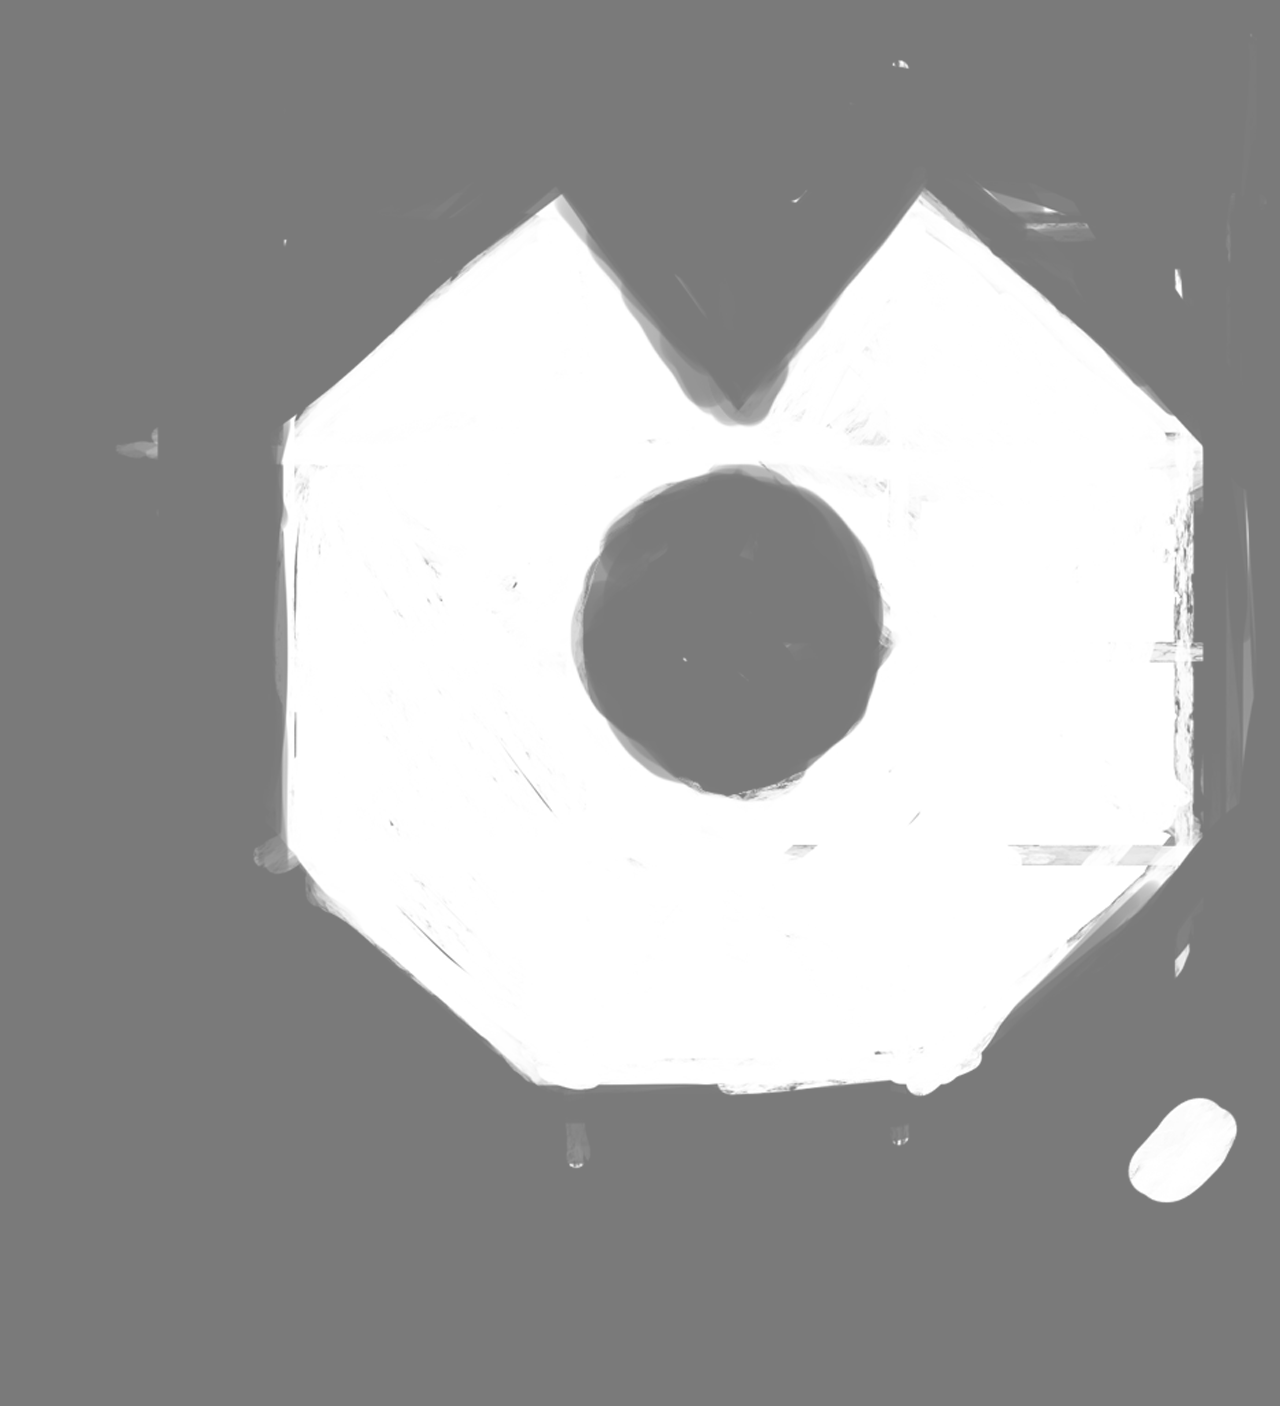
<file: index.html>
<html>
  <meta name="viewport" content="width=device-width, initial-scale=1"/>
  <head>
    <link href="http://fonts.googleapis.com/css?family=Quicksand:300,400,700" rel="stylesheet" type="text/css"/>
    <link href="./css/base.css" rel="stylesheet" type="text/css"/>
    <title>CaseyJC, Artist Portfolio.</title>
  </head>
  <body style="background-color: rgba(33,33,33,.6)">
    <div id="logo"><a href="./landing.html"><img src="./assets/CJCLOGOnew.png" alt="CJC"/></a></div>
  </body>
</html>
</file>
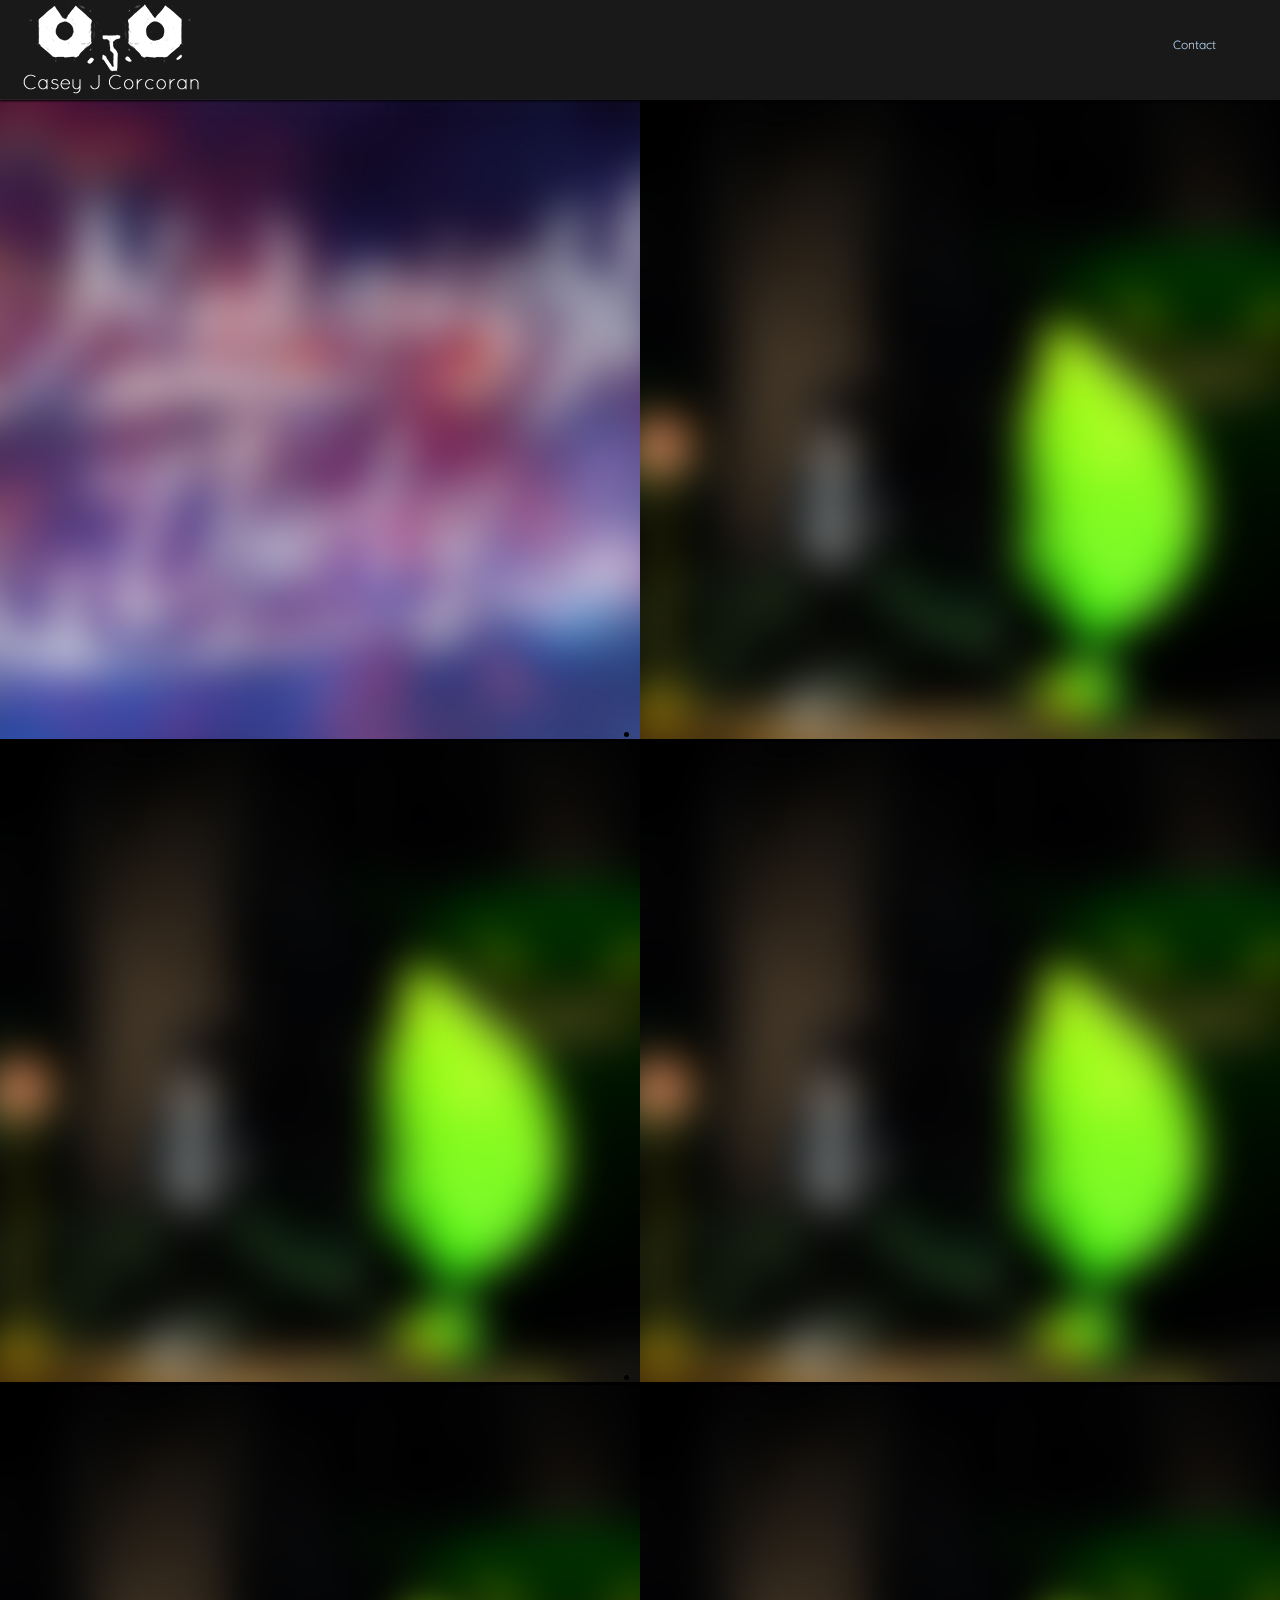
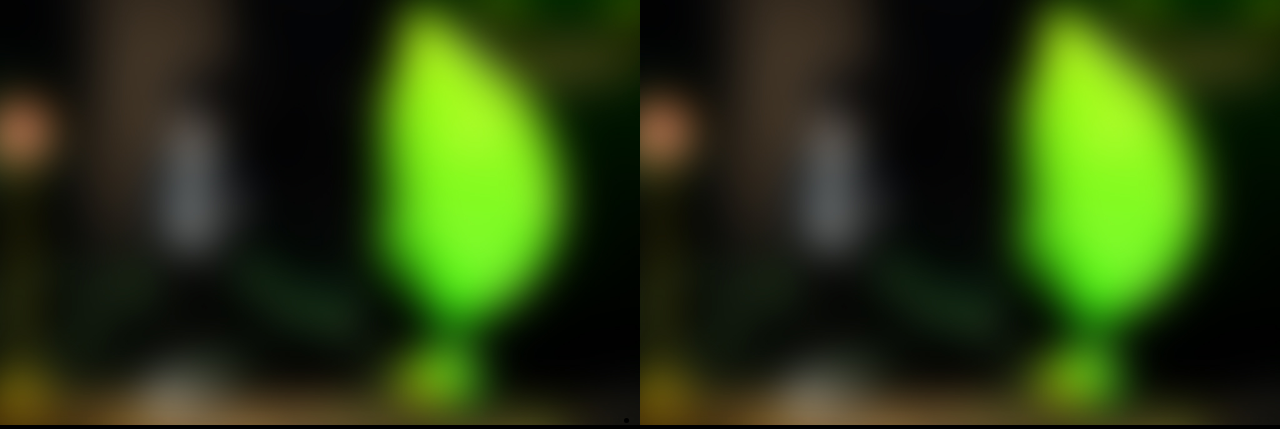
<file: landing.html>
<html>
  <head>
    <link href="http://fonts.googleapis.com/css?family=Quicksand:300,400,700" rel="stylesheet" type="text/css"/>
    <link href="./css/normalize.css" rel="stylesheet" type="text/css"/>
    <link href="./css/base.css" rel="stylesheet" type="text/css"/>
    <title>CaseyJC, Artist Portfolio.</title>
    <!--Developed by Casey J. Corcoran, special thanks to Casey Morris for the assistance
    -->
  </head>
  <body>
    <div id="topbar"><img id="logobar" src="./assets/CJCLOGOName.png" alt="CJC"/>
      <p class="contact"><a href="./contact.html" target="_blank">Contact</a></p>
    </div>
    <div id="content">
      <ul id="dircontent">
        <li class="post"><a href="./assets/raws/midnightthirty.png"><img id="thumb" src="./assets/thumbnails/1230thumb.jpg" onmouseover="this.src='./assets/thumbnails/1230thumb.png'" onmouseout="this.src='./assets/thumbnails/1230thumb.jpg'" alt="Midnight Thirty"/></a></li>
        <li class="post"><a href="./assets/raws/feedme.gif" rel="imagebox"><img id="thumb" src="./assets/thumbnails/fmtpthumb.jpg" onmouseover="this.src='./assets/thumbnails/fmtpthumb.png'" onmouseout="this.src='./assets/thumbnails/fmtpthumb.jpg'" alt="My Neighbour Feed Me"/></a></li>
        <li class="post"><a href="./assets/raws/feedme.gif" rel="imagebox"><img id="thumb" src="./assets/thumbnails/fmtpthumb.jpg" onmouseover="this.src='./assets/thumbnails/fmtpthumb.png'" onmouseout="this.src='./assets/thumbnails/fmtpthumb.jpg'" alt="My Neighbour Feed Me"/></a></li>
        <li class="post"><a href="./assets/raws/feedme.gif" rel="imagebox"><img id="thumb" src="./assets/thumbnails/fmtpthumb.jpg" onmouseover="this.src='./assets/thumbnails/fmtpthumb.png'" onmouseout="this.src='./assets/thumbnails/fmtpthumb.jpg'" alt="My Neighbour Feed Me"/></a></li>
        <li class="post"><a href="./assets/raws/feedme.gif" rel="imagebox"><img id="thumb" src="./assets/thumbnails/fmtpthumb.jpg" onmouseover="this.src='./assets/thumbnails/fmtpthumb.png'" onmouseout="this.src='./assets/thumbnails/fmtpthumb.jpg'" alt="My Neighbour Feed Me"/></a></li>
        <li class="post"><a href="./assets/raws/feedme.gif" rel="imagebox"><img id="thumb" src="./assets/thumbnails/fmtpthumb.jpg" onmouseover="this.src='./assets/thumbnails/fmtpthumb.png'" onmouseout="this.src='./assets/thumbnails/fmtpthumb.jpg'" alt="My Neighbour Feed butt"/></a></li>
      </ul>
    </div>
  </body>
</html>
</file>
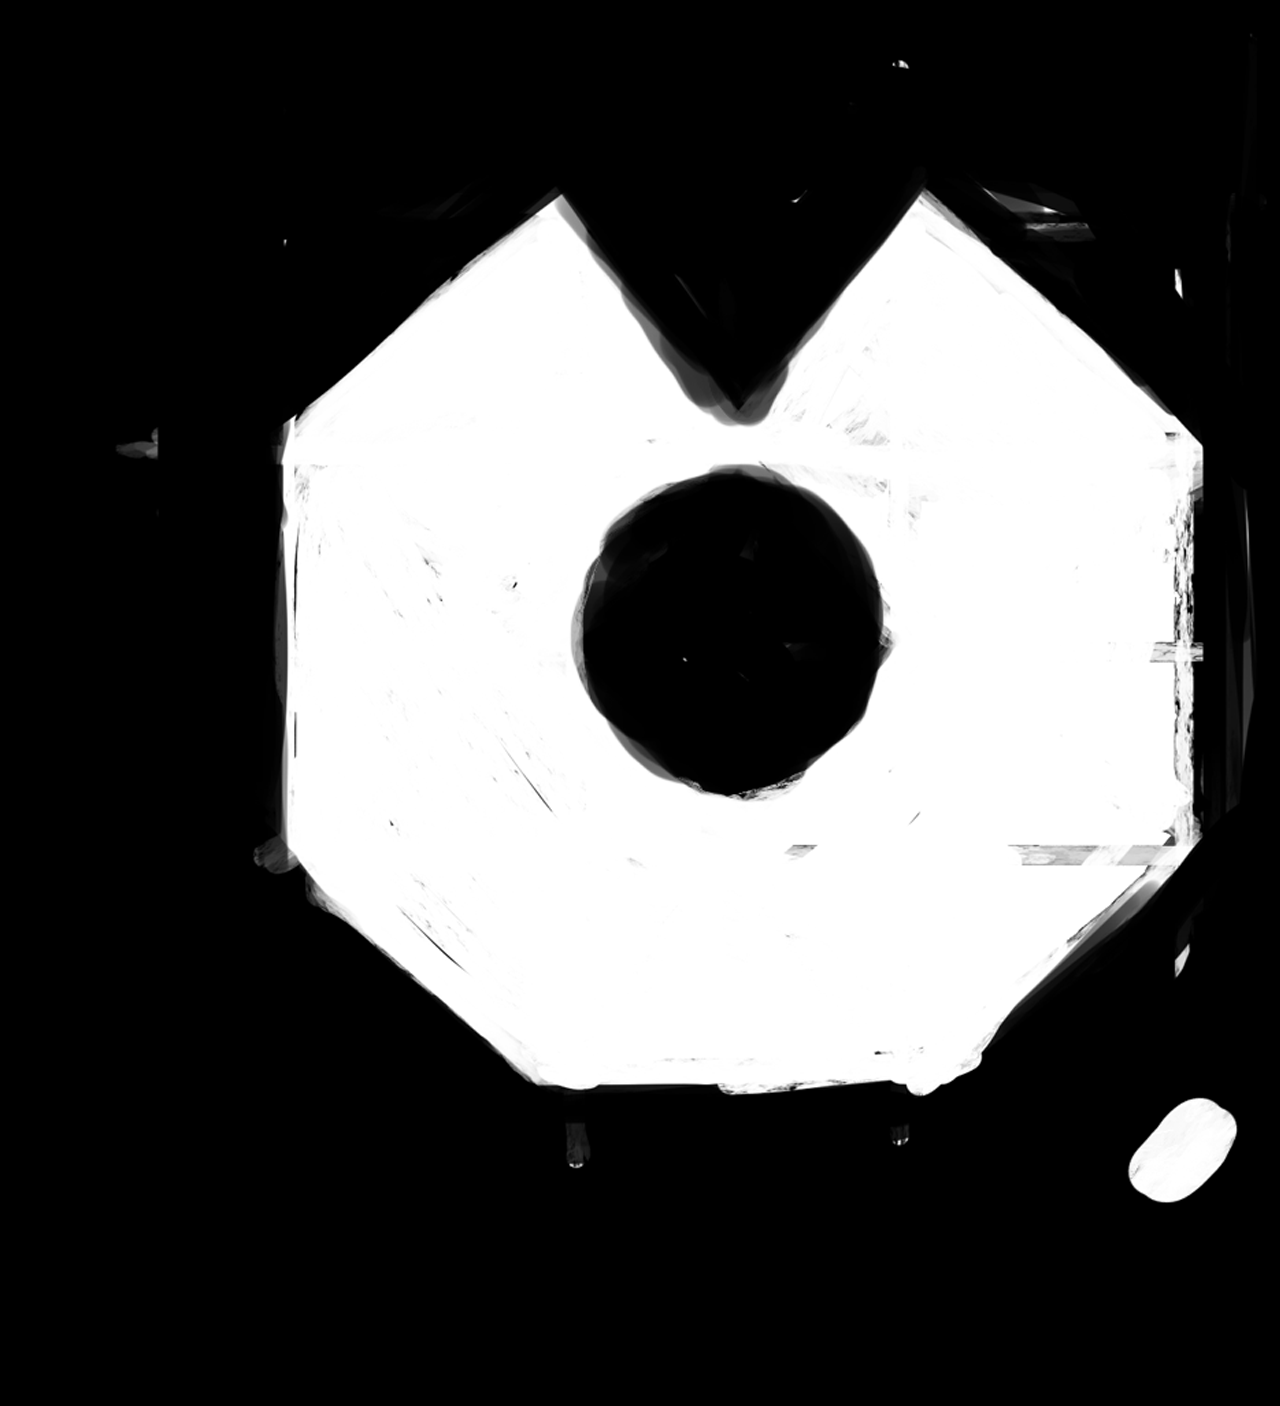
<file: splash.html>
<html>
  <meta name="viewport" content="width=device-width, initial-scale=1"/>
  <head>
    <link href="http://fonts.googleapis.com/css?family=Quicksand:300,400,700" rel="stylesheet" type="text/css"/>
    <link href="./css/base.css" rel="stylesheet" type="text/css"/>
    <title>CaseyJC, Artist Portfolio.</title>
  </head>
  <body>
    <div id="logo"><a href="./index.html"><img src="./assets/CJCLOGOnew.png" alt="CJC"/></a></div>
  </body>
</html>
</file>
<file: css/base.css>
body {
  background-color: #000;
}
.content {
  position: absolute;
  left: 1%;
  top: 15px;
  list-style: none;
}
#logo {
  float: center;
  width: 100%;
  margin: 5px;
  padding: 15px;
}
#logobar {
  position: absolute;
  bottom: 2px;
  height: 100%;
}
.name {
  text-align: left;
  font-family: 'Quicksand';
  font-size: 22;
  font-weight: 400;
  color: #fff;
}
#topbar {
  z-index: 50;
  position: fixed;
  height: 100px;
  width: 100%;
  left: 0;
  right: 0;
  top: 0;
  background-color: rgba(33,33,33,0.75);
  padding: 0px 0px 0px 0px;
  box-shadow: 0 1px 2px 0px #000;
}
a:visited,
a:hover,
a:active,
a {
  text-decoration: none;
  color: #bbdefb;
  opacity: 1;
}
.contact {
  position: absolute;
  right: 5%;
  top: 25px;
  font-family: 'quicksand';
  font-size: 12;
  font-weight: 400;
}
#content,
#dircontent {
  -webkit-padding-start: 0px;
  display: block;
  position: relative;
  top: 50px;
}
.post {
  float: left;
  margin-top: -1px;
  width: 50%;
}
#thumb {
  width: 100%;
  height: auto;
}
</file>
